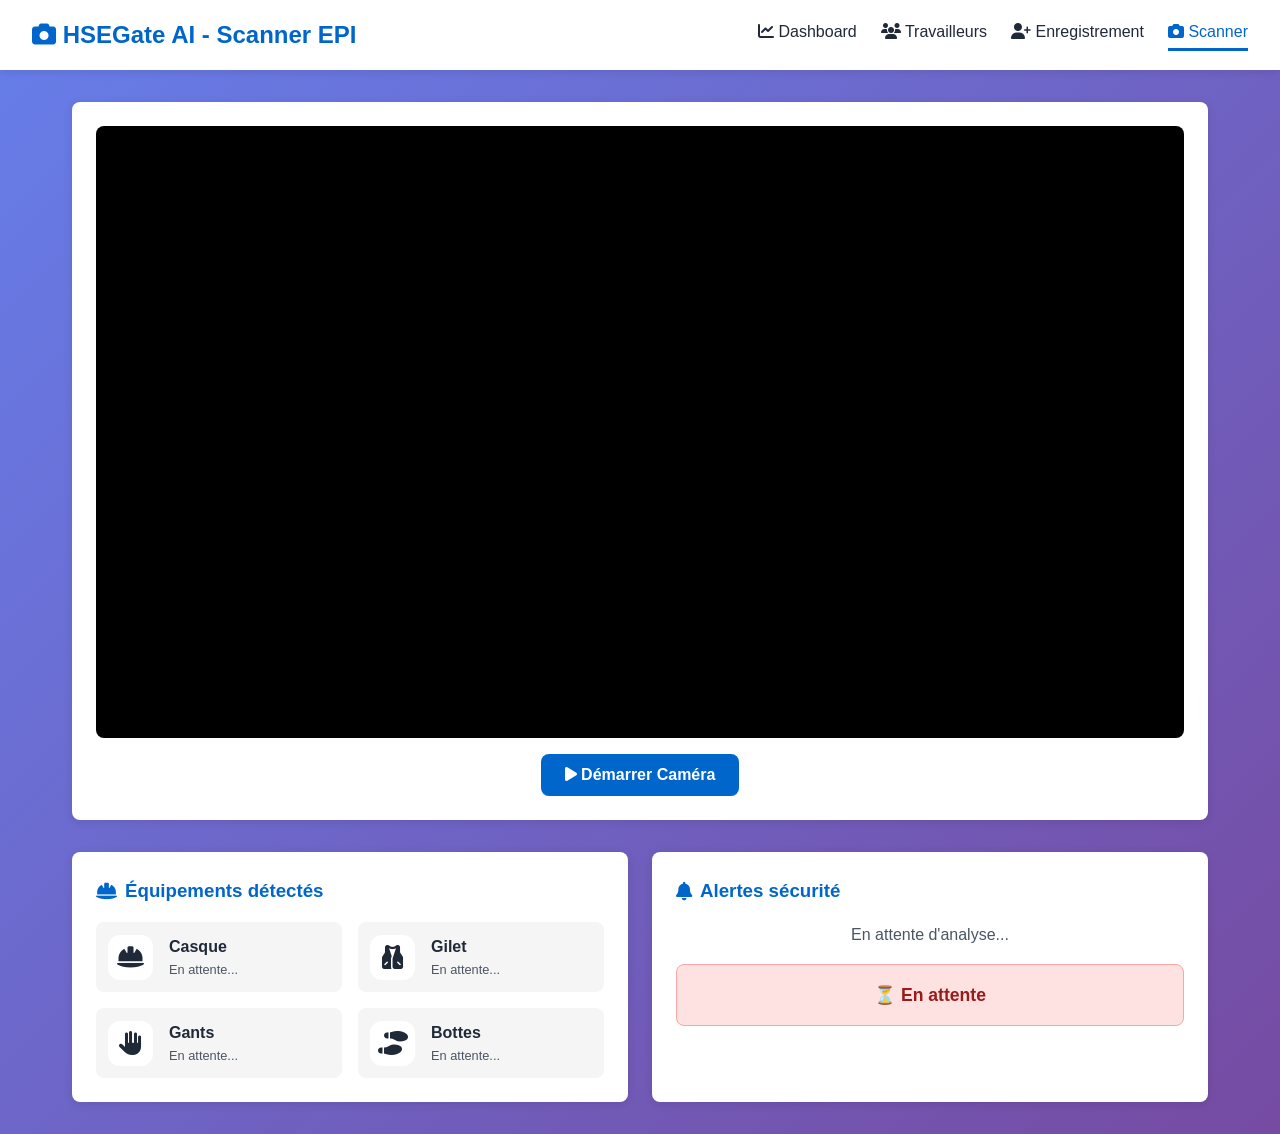
<file: scanner.html>
<!DOCTYPE html>
<html lang="fr">
<head>
    <meta charset="UTF-8">
    <meta name="viewport" content="width=device-width, initial-scale=1.0, user-scalable=no">
    <title>HSEGate AI - Scanner EPI temps réel</title>
    <link rel="stylesheet" href="css/style.css">
    <link rel="stylesheet" href="https://cdnjs.cloudflare.com/ajax/libs/font-awesome/6.5.1/css/all.min.css">
    <style>
        /* Styles spécifiques au scanner */
        .scanner-container {
            max-width: 1200px;
            margin: 0 auto;
        }

        .camera-section {
            background: white;
            border-radius: var(--border-radius);
            padding: 1.5rem;
            box-shadow: var(--shadow);
            margin-bottom: 2rem;
        }

        .video-wrapper {
            position: relative;
            background: #000;
            border-radius: var(--border-radius);
            overflow: hidden;
            aspect-ratio: 16/9;
        }

        #video {
            width: 100%;
            height: 100%;
            object-fit: cover;
        }

        .camera-controls {
            display: flex;
            gap: 1rem;
            margin-top: 1rem;
            justify-content: center;
            flex-wrap: wrap;
        }

        .results-grid {
            display: grid;
            grid-template-columns: 1fr 1fr;
            gap: 1.5rem;
        }

        .result-card {
            background: white;
            border-radius: var(--border-radius);
            padding: 1.5rem;
            box-shadow: var(--shadow);
        }

        .result-card h3 {
            margin-bottom: 1rem;
            color: var(--primary-color);
            display: flex;
            align-items: center;
            gap: 0.5rem;
        }

        .ppe-status-grid {
            display: grid;
            grid-template-columns: repeat(2, 1fr);
            gap: 1rem;
        }

        .ppe-status-item {
            display: flex;
            align-items: center;
            gap: 1rem;
            padding: 0.75rem;
            border-radius: var(--border-radius);
            background: var(--light-gray);
            transition: all 0.3s;
        }

        .ppe-status-item.compliant {
            background: #dcfce7;
            border-left: 4px solid var(--success-color);
        }

        .ppe-status-item.missing {
            background: #fee2e2;
            border-left: 4px solid var(--danger-color);
        }

        .ppe-icon {
            width: 45px;
            height: 45px;
            background: white;
            border-radius: 12px;
            display: flex;
            align-items: center;
            justify-content: center;
            font-size: 1.5rem;
        }

        .ppe-info {
            flex: 1;
        }

        .ppe-name {
            font-weight: 600;
        }

        .ppe-status {
            font-size: 0.8rem;
            color: var(--dark-gray);
        }

        .alerts-list {
            max-height: 300px;
            overflow-y: auto;
        }

        .alert-item {
            background: #fee2e2;
            padding: 0.75rem;
            border-radius: var(--border-radius);
            margin-bottom: 0.5rem;
            border-left: 4px solid var(--danger-color);
            font-size: 0.9rem;
        }

        .access-decision {
            margin-top: 1rem;
            padding: 1rem;
            border-radius: var(--border-radius);
            text-align: center;
            font-weight: 600;
            font-size: 1.1rem;
        }

        .access-granted {
            background: #dcfce7;
            color: #166534;
            border: 1px solid #86efac;
        }

        .access-denied {
            background: #fee2e2;
            color: #991b1b;
            border: 1px solid #fca5a5;
        }

        .live-badge {
            display: inline-flex;
            align-items: center;
            gap: 0.5rem;
            padding: 0.25rem 0.75rem;
            border-radius: 50px;
            font-size: 0.75rem;
            font-weight: 600;
        }

        .live-badge.active {
            background: #dcfce7;
            color: #166534;
        }

        .live-badge.inactive {
            background: #fee2e2;
            color: #991b1b;
        }

        @media (max-width: 768px) {
            .results-grid {
                grid-template-columns: 1fr;
            }
            .ppe-status-grid {
                grid-template-columns: 1fr;
            }
        }
    </style>
</head>
<body>
    <div class="container">
        <nav class="navbar">
            <div class="navbar-brand">
                <h1><i class="fas fa-camera"></i> HSEGate AI - Scanner EPI</h1>
            </div>
            <div class="navbar-menu">
                <a href="index.html" class="nav-link">
                    <i class="fas fa-chart-line"></i> Dashboard
                </a>
                <a href="workers.html" class="nav-link">
                    <i class="fas fa-users"></i> Travailleurs
                </a>
                <a href="register.html" class="nav-link">
                    <i class="fas fa-user-plus"></i> Enregistrement
                </a>
                <a href="scanner.html" class="nav-link active">
                    <i class="fas fa-camera"></i> Scanner
                </a>
            </div>
        </nav>

        <main class="main-content">
            <div class="scanner-container">
                <div class="camera-section">
                    <div class="video-wrapper">
                        <video id="video" autoplay playsinline></video>
                    </div>
                    <div class="camera-controls">
                        <button id="startCameraBtn" class="btn btn-primary" onclick="startCamera()">
                            <i class="fas fa-play"></i> Démarrer Caméra
                        </button>
                        <button id="captureBtn" class="btn btn-success" onclick="captureAndAnalyze()" style="display:none;">
                            <i class="fas fa-camera"></i> Analyser
                        </button>
                        <button id="stopCameraBtn" class="btn btn-danger" onclick="stopCamera()" style="display:none;">
                            <i class="fas fa-stop"></i> Arrêter
                        </button>
                    </div>
                </div>

                <div class="results-grid">
                    <!-- Statut EPI -->
                    <div class="result-card">
                        <h3><i class="fas fa-helmet-safety"></i> Équipements détectés</h3>
                        <div id="ppeStatusGrid" class="ppe-status-grid">
                            <div class="ppe-status-item">
                                <div class="ppe-icon"><i class="fas fa-helmet-safety"></i></div>
                                <div class="ppe-info">
                                    <div class="ppe-name">Casque</div>
                                    <div class="ppe-status" id="status-helmet">En attente...</div>
                                </div>
                            </div>
                            <div class="ppe-status-item">
                                <div class="ppe-icon"><i class="fas fa-vest"></i></div>
                                <div class="ppe-info">
                                    <div class="ppe-name">Gilet</div>
                                    <div class="ppe-status" id="status-vest">En attente...</div>
                                </div>
                            </div>
                            <div class="ppe-status-item">
                                <div class="ppe-icon"><i class="fas fa-hand-paper"></i></div>
                                <div class="ppe-info">
                                    <div class="ppe-name">Gants</div>
                                    <div class="ppe-status" id="status-gloves">En attente...</div>
                                </div>
                            </div>
                            <div class="ppe-status-item">
                                <div class="ppe-icon"><i class="fas fa-shoe-prints"></i></div>
                                <div class="ppe-info">
                                    <div class="ppe-name">Bottes</div>
                                    <div class="ppe-status" id="status-boots">En attente...</div>
                                </div>
                            </div>
                        </div>
                    </div>

                    <!-- Alertes -->
                    <div class="result-card">
                        <h3><i class="fas fa-bell"></i> Alertes sécurité</h3>
                        <div id="alertsList" class="alerts-list">
                            <p style="text-align: center; color: var(--dark-gray);">En attente d'analyse...</p>
                        </div>
                        <div id="accessDecision" class="access-decision access-denied">
                            <span id="accessText">⏳ En attente</span>
                        </div>
                    </div>
                </div>
            </div>
        </main>
    </div>

    <script src="js/api.js"></script>
    <script>
        const API_BASE = 'http://localhost:8000/api/v1';
        let stream = null;
        let video = null;
        let isAnalyzing = false;
        let autoInterval = null;

        // Démarrer la caméra
        async function startCamera() {
            video = document.getElementById('video');
            try {
                stream = await navigator.mediaDevices.getUserMedia({ video: true });
                video.srcObject = stream;
                await video.play();
                
                document.getElementById('startCameraBtn').style.display = 'none';
                document.getElementById('captureBtn').style.display = 'inline-flex';
                document.getElementById('stopCameraBtn').style.display = 'inline-flex';
                
                // Démarrer l'analyse automatique
                startAutoAnalysis();
            } catch (error) {
                console.error('Camera error:', error);
                alert('Impossible d\'accéder à la caméra');
            }
        }

        // Arrêter la caméra
        function stopCamera() {
            if (stream) {
                stream.getTracks().forEach(track => track.stop());
                stream = null;
            }
            if (video) {
                video.srcObject = null;
            }
            if (autoInterval) {
                clearInterval(autoInterval);
                autoInterval = null;
            }
            document.getElementById('startCameraBtn').style.display = 'inline-flex';
            document.getElementById('captureBtn').style.display = 'none';
            document.getElementById('stopCameraBtn').style.display = 'none';
        }

        // Analyse automatique périodique
        function startAutoAnalysis() {
            if (autoInterval) clearInterval(autoInterval);
            autoInterval = setInterval(() => {
                if (stream && video && video.videoWidth && !isAnalyzing) {
                    captureAndAnalyze();
                }
            }, 3000);
        }

        // Capturer et analyser
        async function captureAndAnalyze() {
            if (!video || !video.videoWidth || isAnalyzing) return;
            
            isAnalyzing = true;
            
            try {
                // Capturer l'image
                const canvas = document.createElement('canvas');
                canvas.width = video.videoWidth;
                canvas.height = video.videoHeight;
                const ctx = canvas.getContext('2d');
                ctx.drawImage(video, 0, 0, canvas.width, canvas.height);
                
                // Convertir en blob
                const blob = await new Promise(resolve => canvas.toBlob(resolve, 'image/jpeg', 0.8));
                const formData = new FormData();
                formData.append('file', blob, 'capture.jpg');
                
                // S'assurer d'être authentifié
                await api.ensureAuthenticated();
                
                // Appeler l'API PPE
                const response = await fetch(`${API_BASE}/ppe/detect`, {
                    method: 'POST',
                    headers: { 'Authorization': `Bearer ${api.token}` },
                    body: formData
                });
                
                if (response.ok) {
                    const result = await response.json();
                    updateUI(result);
                }
            } catch (error) {
                console.error('Analysis error:', error);
            } finally {
                isAnalyzing = false;
            }
        }

        // Mettre à jour l'interface
        function updateUI(result) {
            // Mettre à jour les statuts EPI
            const ppeStatus = result.ppe_status || {};
            
            updatePpeItem('helmet', ppeStatus.helmet, 'Casque');
            updatePpeItem('vest', ppeStatus.vest, 'Gilet');
            updatePpeItem('gloves', ppeStatus.gloves, 'Gants');
            updatePpeItem('boots', ppeStatus.boots, 'Bottes');
            
            // Mettre à jour les alertes
            const alertsDiv = document.getElementById('alertsList');
            if (result.missing_ppe && result.missing_ppe.length > 0) {
                alertsDiv.innerHTML = result.missing_ppe.map(missing => `
                    <div class="alert-item">
                        <i class="fas fa-exclamation-triangle"></i>
                        ⚠️ ${getPpeName(missing)} manquant
                    </div>
                `).join('');
            } else {
                alertsDiv.innerHTML = '<div class="alert-item" style="background: #dcfce7; border-left-color: #16a34a;"><i class="fas fa-check-circle"></i> ✅ Tous les EPI sont présents</div>';
            }
            
            // Décision d'accès
            const accessDiv = document.getElementById('accessDecision');
            const accessText = document.getElementById('accessText');
            
            if (result.compliant) {
                accessDiv.className = 'access-decision access-granted';
                accessText.innerHTML = '<i class="fas fa-check-circle"></i> ACCÈS AUTORISÉ - EPI conformes';
            } else {
                accessDiv.className = 'access-decision access-denied';
                accessText.innerHTML = '<i class="fas fa-ban"></i> ACCÈS REFUSÉ - EPI non conformes';
            }
        }

        function updatePpeItem(id, detected, name) {
            const element = document.getElementById(`status-${id}`).parentElement.parentElement;
            if (detected) {
                element.classList.add('compliant');
                element.classList.remove('missing');
                document.getElementById(`status-${id}`).innerHTML = '✅ Détecté';
            } else {
                element.classList.add('missing');
                element.classList.remove('compliant');
                document.getElementById(`status-${id}`).innerHTML = '❌ Non détecté';
            }
        }

        function getPpeName(key) {
            const names = {
                'Hard_hat': 'Casque', 'helmet': 'Casque',
                'Vest': 'Gilet', 'vest': 'Gilet',
                'Gloves': 'Gants', 'gloves': 'Gants',
                'Safety_boots': 'Bottes', 'boots': 'Bottes'
            };
            return names[key] || key;
        }
    </script>
</body>
</html>
</file>
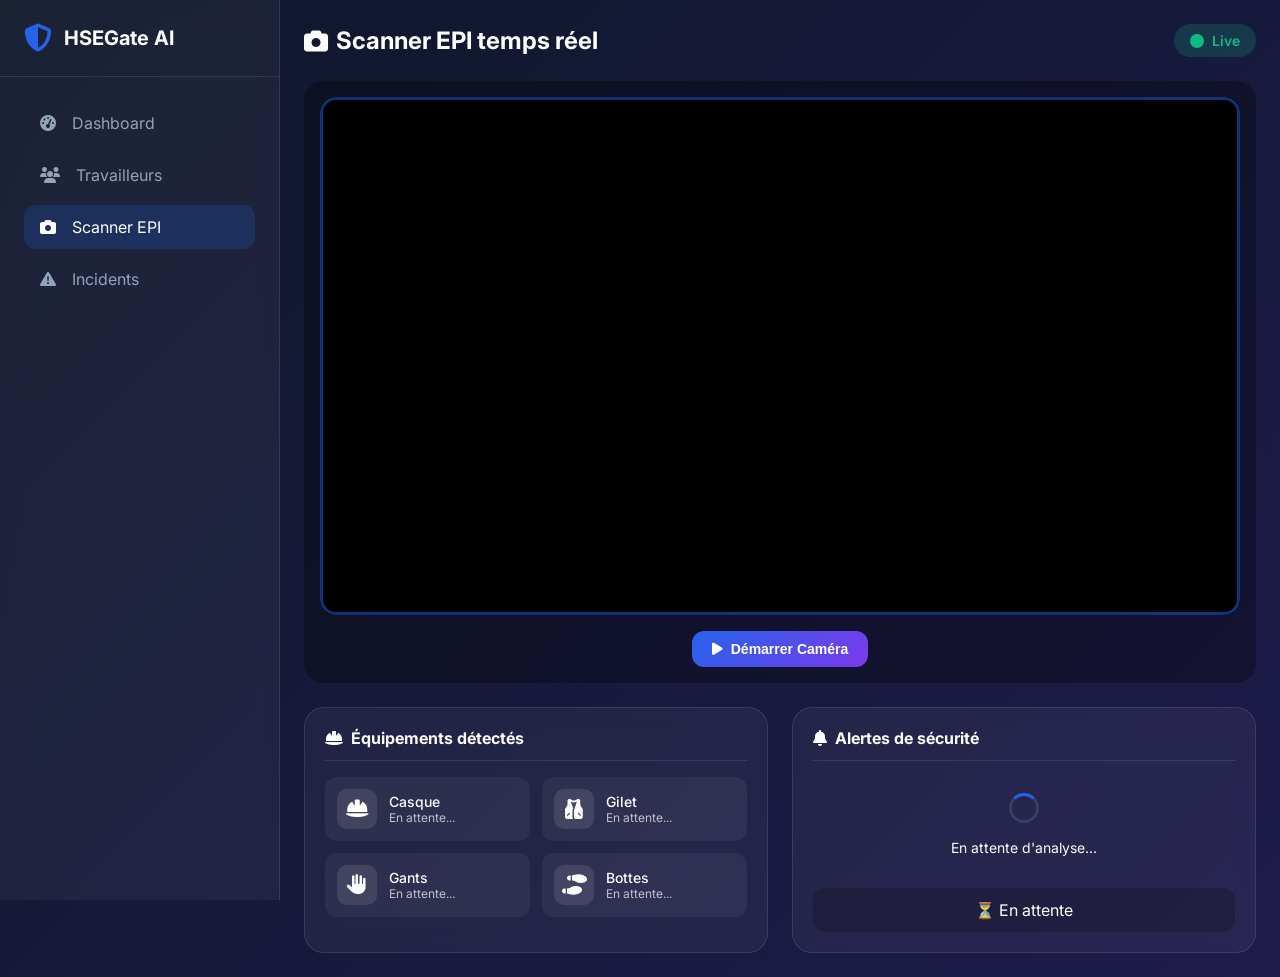
<file: test.html>
<!DOCTYPE html>
<html lang="fr">
<head>
    <meta charset="UTF-8">
    <meta name="viewport" content="width=device-width, initial-scale=1.0, user-scalable=no">
    <title>HSEGate AI - Scanner EPI temps réel</title>
    <link rel="stylesheet" href="https://cdnjs.cloudflare.com/ajax/libs/font-awesome/6.5.1/css/all.min.css">
    <link href="https://fonts.googleapis.com/css2?family=Inter:wght@300;400;500;600;700;800&display=swap" rel="stylesheet">
    <style>
        * {
            margin: 0;
            padding: 0;
            box-sizing: border-box;
        }

        :root {
            --primary: #2563eb;
            --primary-dark: #1d4ed8;
            --secondary: #7c3aed;
            --success: #10b981;
            --danger: #ef4444;
            --warning: #f59e0b;
            --dark: #0f172a;
            --gray: #64748b;
            --light: #f8fafc;
        }

        body {
            font-family: 'Inter', sans-serif;
            background: linear-gradient(135deg, #0f172a 0%, #1e1b4b 100%);
            min-height: 100vh;
            color: white;
        }

        /* Layout */
        .app-container {
            display: flex;
            min-height: 100vh;
        }

        /* Sidebar */
        .sidebar {
            width: 280px;
            background: rgba(255, 255, 255, 0.05);
            backdrop-filter: blur(10px);
            border-right: 1px solid rgba(255, 255, 255, 0.1);
            display: flex;
            flex-direction: column;
            position: fixed;
            height: 100vh;
        }

        .sidebar-header {
            padding: 1.5rem;
            border-bottom: 1px solid rgba(255, 255, 255, 0.1);
        }

        .logo {
            display: flex;
            align-items: center;
            gap: 0.75rem;
            font-size: 1.25rem;
            font-weight: 700;
        }

        .logo i {
            font-size: 1.75rem;
            color: var(--primary);
        }

        .nav-menu {
            flex: 1;
            padding: 1.5rem;
        }

        .nav-item {
            display: flex;
            align-items: center;
            gap: 1rem;
            padding: 0.75rem 1rem;
            margin-bottom: 0.5rem;
            border-radius: 12px;
            color: #94a3b8;
            text-decoration: none;
            transition: all 0.3s;
        }

        .nav-item:hover, .nav-item.active {
            background: rgba(37, 99, 235, 0.2);
            color: white;
        }

        /* Main Content */
        .main-content {
            flex: 1;
            margin-left: 280px;
            padding: 1.5rem;
        }

        /* Header */
        .page-header {
            display: flex;
            justify-content: space-between;
            align-items: center;
            margin-bottom: 1.5rem;
            flex-wrap: wrap;
            gap: 1rem;
        }

        .page-header h1 {
            font-size: 1.5rem;
            display: flex;
            align-items: center;
            gap: 0.5rem;
        }

        /* Camera Container */
        .camera-container {
            background: rgba(0, 0, 0, 0.3);
            border-radius: 20px;
            padding: 1rem;
            margin-bottom: 1.5rem;
        }

        .video-wrapper {
            position: relative;
            border-radius: 16px;
            overflow: hidden;
            background: #000;
            aspect-ratio: 16/9;
        }

        #video {
            width: 100%;
            height: 100%;
            object-fit: cover;
        }

        .camera-overlay {
            position: absolute;
            top: 0;
            left: 0;
            width: 100%;
            height: 100%;
            border: 3px solid rgba(37, 99, 235, 0.5);
            border-radius: 16px;
            pointer-events: none;
        }

        .camera-controls {
            display: flex;
            gap: 1rem;
            margin-top: 1rem;
            justify-content: center;
        }

        /* Detection Results */
        .results-panel {
            display: grid;
            grid-template-columns: 1fr 1fr;
            gap: 1.5rem;
        }

        .result-card {
            background: rgba(255, 255, 255, 0.05);
            backdrop-filter: blur(10px);
            border-radius: 20px;
            padding: 1.25rem;
            border: 1px solid rgba(255, 255, 255, 0.1);
        }

        .result-card h3 {
            font-size: 1rem;
            margin-bottom: 1rem;
            display: flex;
            align-items: center;
            gap: 0.5rem;
            padding-bottom: 0.75rem;
            border-bottom: 1px solid rgba(255, 255, 255, 0.1);
        }

        /* PPE Status Grid */
        .ppe-grid {
            display: grid;
            grid-template-columns: repeat(2, 1fr);
            gap: 0.75rem;
        }

        .ppe-item {
            background: rgba(255, 255, 255, 0.05);
            border-radius: 12px;
            padding: 0.75rem;
            display: flex;
            align-items: center;
            gap: 0.75rem;
            transition: all 0.3s;
        }

        .ppe-item.compliant {
            background: rgba(16, 185, 129, 0.2);
            border-left: 3px solid var(--success);
        }

        .ppe-item.missing {
            background: rgba(239, 68, 68, 0.2);
            border-left: 3px solid var(--danger);
        }

        .ppe-icon {
            width: 40px;
            height: 40px;
            background: rgba(255, 255, 255, 0.1);
            border-radius: 10px;
            display: flex;
            align-items: center;
            justify-content: center;
            font-size: 1.25rem;
        }

        .ppe-info {
            flex: 1;
        }

        .ppe-name {
            font-size: 0.875rem;
            font-weight: 500;
        }

        .ppe-status {
            font-size: 0.75rem;
            opacity: 0.7;
        }

        /* Alerts List */
        .alerts-list {
            max-height: 300px;
            overflow-y: auto;
        }

        .alert-item {
            background: rgba(239, 68, 68, 0.15);
            border-left: 3px solid var(--danger);
            padding: 0.75rem;
            border-radius: 10px;
            margin-bottom: 0.5rem;
            font-size: 0.875rem;
        }

        /* Buttons */
        .btn {
            padding: 0.625rem 1.25rem;
            border-radius: 12px;
            font-weight: 600;
            cursor: pointer;
            transition: all 0.3s;
            border: none;
            font-size: 0.875rem;
            display: inline-flex;
            align-items: center;
            gap: 0.5rem;
        }

        .btn-primary {
            background: linear-gradient(135deg, var(--primary), var(--secondary));
            color: white;
        }

        .btn-primary:hover {
            transform: translateY(-2px);
            filter: brightness(1.05);
        }

        .btn-danger {
            background: var(--danger);
            color: white;
        }

        .btn-success {
            background: var(--success);
            color: white;
        }

        /* Status Badge */
        .status-badge {
            display: inline-flex;
            align-items: center;
            gap: 0.5rem;
            padding: 0.5rem 1rem;
            border-radius: 50px;
            font-size: 0.875rem;
            font-weight: 600;
        }

        .status-badge.success {
            background: rgba(16, 185, 129, 0.2);
            color: #10b981;
        }

        .status-badge.danger {
            background: rgba(239, 68, 68, 0.2);
            color: #ef4444;
        }

        /* Loading */
        .loading-spinner {
            text-align: center;
            padding: 2rem;
        }

        .spinner {
            width: 40px;
            height: 40px;
            border: 3px solid rgba(255, 255, 255, 0.1);
            border-top-color: var(--primary);
            border-radius: 50%;
            animation: spin 1s linear infinite;
            margin: 0 auto 1rem;
        }

        @keyframes spin {
            to { transform: rotate(360deg); }
        }

        /* Responsive */
        @media (max-width: 1024px) {
            .results-panel {
                grid-template-columns: 1fr;
            }
        }

        @media (max-width: 768px) {
            .sidebar {
                transform: translateX(-100%);
                position: fixed;
                z-index: 100;
            }
            .main-content {
                margin-left: 0;
                padding: 1rem;
            }
            .ppe-grid {
                grid-template-columns: 1fr;
            }
        }

        /* Scrollbar */
        ::-webkit-scrollbar {
            width: 6px;
        }
        ::-webkit-scrollbar-track {
            background: rgba(255, 255, 255, 0.1);
            border-radius: 10px;
        }
        ::-webkit-scrollbar-thumb {
            background: var(--primary);
            border-radius: 10px;
        }
    </style>
</head>
<body>
    <div class="app-container">
        <!-- Sidebar -->
        <aside class="sidebar">
            <div class="sidebar-header">
                <div class="logo">
                    <i class="fas fa-shield-alt"></i>
                    <span>HSEGate AI</span>
                </div>
            </div>
            <nav class="nav-menu">
                <a href="index.html" class="nav-item">
                    <i class="fas fa-tachometer-alt"></i> Dashboard
                </a>
                <a href="workers.html" class="nav-item">
                    <i class="fas fa-users"></i> Travailleurs
                </a>
                <a href="camera_scanner.html" class="nav-item active">
                    <i class="fas fa-camera"></i> Scanner EPI
                </a>
                <a href="incidents.html" class="nav-item">
                    <i class="fas fa-exclamation-triangle"></i> Incidents
                </a>
            </nav>
        </aside>

        <!-- Main Content -->
        <main class="main-content">
            <div class="page-header">
                <h1><i class="fas fa-camera"></i> Scanner EPI temps réel</h1>
                <div id="liveStatus" class="status-badge success">
                    <i class="fas fa-circle"></i> Live
                </div>
            </div>

            <!-- Camera Section -->
            <div class="camera-container">
                <div class="video-wrapper">
                    <video id="video" autoplay playsinline></video>
                    <div class="camera-overlay"></div>
                </div>
                <div class="camera-controls">
                    <button id="startCameraBtn" class="btn btn-primary" onclick="startCamera()">
                        <i class="fas fa-play"></i> Démarrer Caméra
                    </button>
                    <button id="captureBtn" class="btn btn-success" onclick="captureAndAnalyze()" style="display:none;">
                        <i class="fas fa-camera"></i> Analyser
                    </button>
                    <button id="stopCameraBtn" class="btn btn-danger" onclick="stopCamera()" style="display:none;">
                        <i class="fas fa-stop"></i> Arrêter
                    </button>
                </div>
            </div>

            <!-- Results Panel -->
            <div class="results-panel">
                <!-- PPE Status Card -->
                <div class="result-card">
                    <h3><i class="fas fa-helmet-safety"></i> Équipements détectés</h3>
                    <div id="ppeStatusGrid" class="ppe-grid">
                        <div class="ppe-item">
                            <div class="ppe-icon"><i class="fas fa-helmet-safety"></i></div>
                            <div class="ppe-info">
                                <div class="ppe-name">Casque</div>
                                <div class="ppe-status">En attente...</div>
                            </div>
                        </div>
                        <div class="ppe-item">
                            <div class="ppe-icon"><i class="fas fa-vest"></i></div>
                            <div class="ppe-info">
                                <div class="ppe-name">Gilet</div>
                                <div class="ppe-status">En attente...</div>
                            </div>
                        </div>
                        <div class="ppe-item">
                            <div class="ppe-icon"><i class="fas fa-hand-paper"></i></div>
                            <div class="ppe-info">
                                <div class="ppe-name">Gants</div>
                                <div class="ppe-status">En attente...</div>
                            </div>
                        </div>
                        <div class="ppe-item">
                            <div class="ppe-icon"><i class="fas fa-shoe-prints"></i></div>
                            <div class="ppe-info">
                                <div class="ppe-name">Bottes</div>
                                <div class="ppe-status">En attente...</div>
                            </div>
                        </div>
                    </div>
                </div>

                <!-- Alerts Card -->
                <div class="result-card">
                    <h3><i class="fas fa-bell"></i> Alertes de sécurité</h3>
                    <div id="alertsList" class="alerts-list">
                        <div class="loading-spinner" style="padding: 1rem;">
                            <div class="spinner" style="width: 30px; height: 30px;"></div>
                            <p style="font-size: 0.875rem;">En attente d'analyse...</p>
                        </div>
                    </div>
                    <div id="accessDecision" style="margin-top: 1rem; text-align: center; padding: 0.75rem; border-radius: 12px; background: rgba(0,0,0,0.2);">
                        <span id="accessText">⏳ En attente</span>
                    </div>
                </div>
            </div>
        </main>
    </div>

    <script>
        let stream = null;
        let video = null;
        let isAnalyzing = false;

        // Configuration
        const API_BASE = 'http://localhost:8000/api/v1';
        const ADMIN_EMAIL = 'admin@hsegate.com';
        const ADMIN_PASSWORD = 'admin123';

        let authToken = null;

        // Authentification
        async function authenticate() {
            try {
                const response = await fetch(`${API_BASE}/auth/login`, {
                    method: 'POST',
                    headers: { 'Content-Type': 'application/json' },
                    body: JSON.stringify({ email: ADMIN_EMAIL, password: ADMIN_PASSWORD })
                });
                if (response.ok) {
                    const data = await response.json();
                    authToken = data.access_token;
                    console.log('✅ Authentifié');
                    return true;
                }
                return false;
            } catch (error) {
                console.error('❌ Auth error:', error);
                return false;
            }
        }

        // Démarrer la caméra
        async function startCamera() {
            video = document.getElementById('video');
            try {
                stream = await navigator.mediaDevices.getUserMedia({ video: true });
                video.srcObject = stream;
                await video.play();
                
                document.getElementById('startCameraBtn').style.display = 'none';
                document.getElementById('captureBtn').style.display = 'inline-flex';
                document.getElementById('stopCameraBtn').style.display = 'inline-flex';
                
                updateLiveStatus('active', 'Caméra active');
            } catch (error) {
                console.error('Camera error:', error);
                updateLiveStatus('error', 'Erreur caméra');
            }
        }

        // Arrêter la caméra
        function stopCamera() {
            if (stream) {
                stream.getTracks().forEach(track => track.stop());
                stream = null;
            }
            if (video) {
                video.srcObject = null;
            }
            document.getElementById('startCameraBtn').style.display = 'inline-flex';
            document.getElementById('captureBtn').style.display = 'none';
            document.getElementById('stopCameraBtn').style.display = 'none';
            updateLiveStatus('inactive', 'Caméra arrêtée');
        }

        // Capturer et analyser
        async function captureAndAnalyze() {
            if (!video || !video.videoWidth || isAnalyzing) return;
            
            isAnalyzing = true;
            updateLiveStatus('analyzing', 'Analyse en cours...');
            
            try {
                // Capturer l'image
                const canvas = document.createElement('canvas');
                canvas.width = video.videoWidth;
                canvas.height = video.videoHeight;
                const ctx = canvas.getContext('2d');
                ctx.drawImage(video, 0, 0, canvas.width, canvas.height);
                
                // Convertir en base64
                const imageData = canvas.toDataURL('image/jpeg', 0.8);
                const base64Image = imageData.split(',')[1];
                
                // Envoyer à l'API
                if (!authToken) await authenticate();
                
                const blob = await (await fetch(imageData)).blob();
                const formData = new FormData();
                formData.append('file', blob, 'capture.jpg');
                
                const response = await fetch(`${API_BASE}/ppe/detect`, {
                    method: 'POST',
                    headers: { 'Authorization': `Bearer ${authToken}` },
                    body: formData
                });
                
                if (response.ok) {
                    const result = await response.json();
                    updateUI(result);
                } else {
                    console.error('API error:', response.status);
                }
            } catch (error) {
                console.error('Analysis error:', error);
            } finally {
                isAnalyzing = false;
                updateLiveStatus('active', 'Prêt');
            }
        }

        // Mettre à jour l'interface
        function updateUI(result) {
            // Mettre à jour les EPI
            const ppeItems = ['helmet', 'vest', 'gloves', 'boots'];
            ppeItems.forEach(item => {
                const element = document.querySelector(`.ppe-item .ppe-name:contains('${getPpeName(item)}')`)?.parentElement?.parentElement;
                if (element) {
                    const isDetected = result.ppe_status?.[item] || false;
                    element.classList.remove('compliant', 'missing');
                    element.classList.add(isDetected ? 'compliant' : 'missing');
                    const statusSpan = element.querySelector('.ppe-status');
                    if (statusSpan) {
                        statusSpan.textContent = isDetected ? '✅ Détecté' : '❌ Non détecté';
                    }
                }
            });
            
            // Mettre à jour les alertes
            const alertsDiv = document.getElementById('alertsList');
            if (result.missing_ppe && result.missing_ppe.length > 0) {
                alertsDiv.innerHTML = result.missing_ppe.map(missing => `
                    <div class="alert-item">
                        <i class="fas fa-exclamation-triangle"></i>
                        ⚠️ ${getPpeName(missing)} manquant
                    </div>
                `).join('');
            } else {
                alertsDiv.innerHTML = '<div class="alert-item" style="background: rgba(16,185,129,0.15); border-left-color: #10b981;"><i class="fas fa-check-circle"></i> ✅ Tous les EPI obligatoires sont présents</div>';
            }
            
            // Décision d'accès
            const accessDiv = document.getElementById('accessText');
            if (result.compliant) {
                accessDiv.innerHTML = '<i class="fas fa-check-circle"></i> ACCÈS AUTORISÉ - EPI conformes';
                document.getElementById('accessDecision').style.background = 'rgba(16,185,129,0.2)';
                document.getElementById('accessDecision').style.border = '1px solid #10b981';
            } else {
                accessDiv.innerHTML = '<i class="fas fa-ban"></i> ACCÈS REFUSÉ - EPI non conformes';
                document.getElementById('accessDecision').style.background = 'rgba(239,68,68,0.2)';
                document.getElementById('accessDecision').style.border = '1px solid #ef4444';
            }
        }

        function getPpeName(key) {
            const names = {
                'helmet': 'Casque', 'Hard_hat': 'Casque',
                'vest': 'Gilet', 'Vest': 'Gilet',
                'gloves': 'Gants', 'Gloves': 'Gants',
                'boots': 'Bottes', 'Safety_boots': 'Bottes'
            };
            return names[key] || key;
        }

        function updateLiveStatus(status, message) {
            const badge = document.getElementById('liveStatus');
            badge.innerHTML = `<i class="fas fa-circle"></i> ${message}`;
            badge.className = `status-badge ${status === 'active' ? 'success' : 'danger'}`;
        }

        // Analyse automatique périodique
        let autoInterval = null;
        
        function startAutoAnalysis() {
            if (autoInterval) clearInterval(autoInterval);
            autoInterval = setInterval(() => {
                if (stream && video && video.videoWidth && !isAnalyzing) {
                    captureAndAnalyze();
                }
            }, 3000);
        }
        
        // Initialisation
        document.addEventListener('DOMContentLoaded', async () => {
            await authenticate();
            startAutoAnalysis();
        });
        
        // Nettoyage
        window.addEventListener('beforeunload', () => {
            if (autoInterval) clearInterval(autoInterval);
            stopCamera();
        });
    </script>
</body>
</html>
</file>
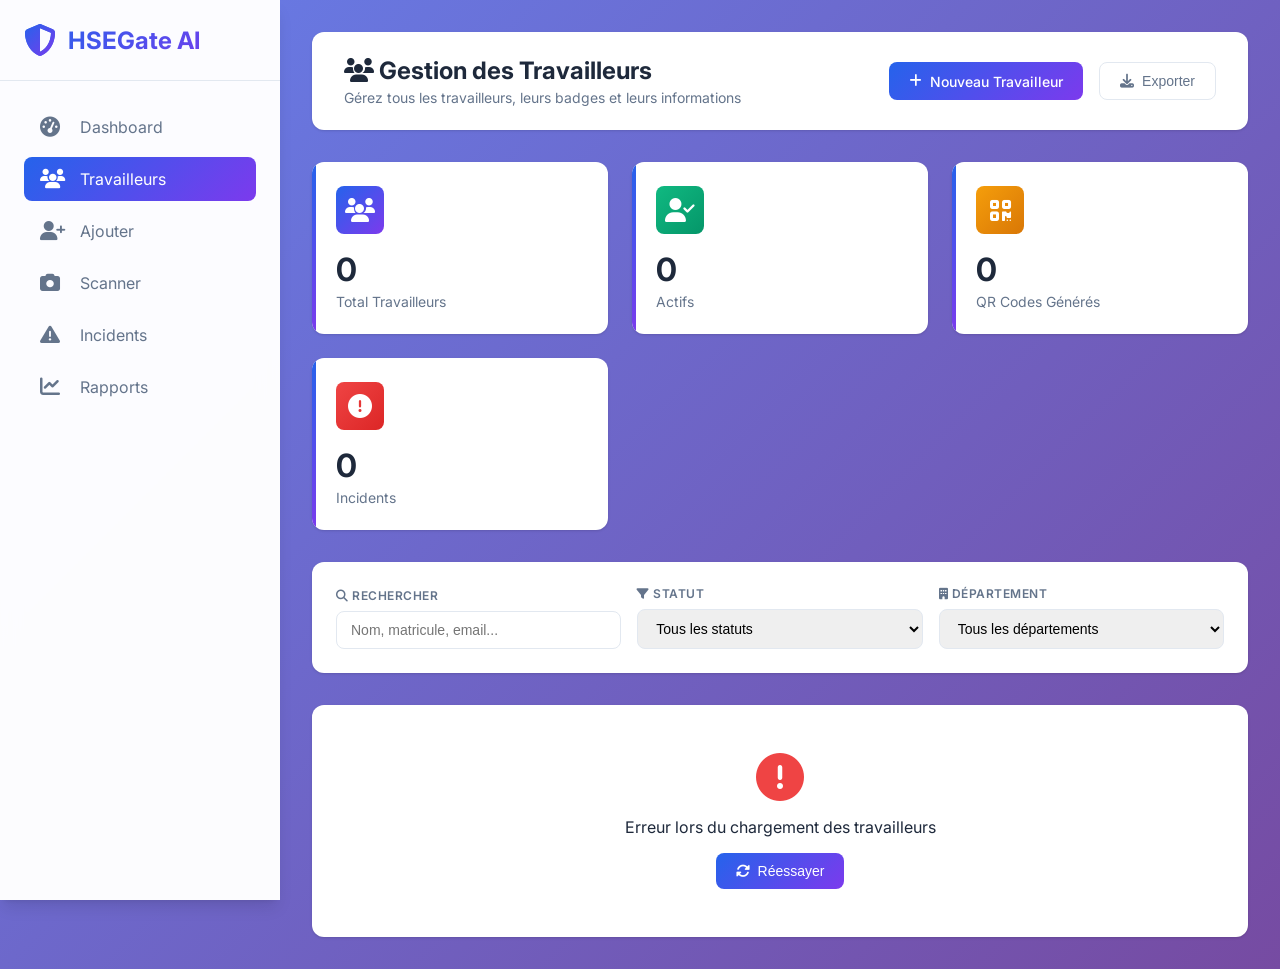
<file: workers.html>
<!DOCTYPE html>
<html lang="fr">
<head>
    <meta charset="UTF-8">
    <meta name="viewport" content="width=device-width, initial-scale=1.0">
    <title>HSEGate - Gestion des Travailleurs</title>
    <link rel="stylesheet" href="https://cdnjs.cloudflare.com/ajax/libs/font-awesome/6.4.0/css/all.min.css">
    <link href="https://fonts.googleapis.com/css2?family=Inter:ital,wght@0,300;0,400;0,500;0,600;0,700;1,400&display=swap" rel="stylesheet">
    <style>
        * {
            margin: 0;
            padding: 0;
            box-sizing: border-box;
        }

        :root {
            --primary: #2563eb;
            --primary-dark: #1d4ed8;
            --secondary: #7c3aed;
            --success: #10b981;
            --danger: #ef4444;
            --warning: #f59e0b;
            --info: #3b82f6;
            --dark: #1e293b;
            --gray: #64748b;
            --light: #f8fafc;
            --border: #e2e8f0;
            --shadow-sm: 0 1px 2px 0 rgb(0 0 0 / 0.05);
            --shadow: 0 1px 3px 0 rgb(0 0 0 / 0.1), 0 1px 2px -1px rgb(0 0 0 / 0.1);
            --shadow-lg: 0 10px 15px -3px rgb(0 0 0 / 0.1), 0 4px 6px -4px rgb(0 0 0 / 0.1);
            --radius: 12px;
            --radius-sm: 8px;
        }

        body {
            font-family: 'Inter', sans-serif;
            background: linear-gradient(135deg, #667eea 0%, #764ba2 100%);
            min-height: 100vh;
            color: var(--dark);
        }

        /* ==================== LAYOUT ==================== */
        .app-container {
            display: flex;
            min-height: 100vh;
        }

        /* ==================== SIDEBAR ==================== */
        .sidebar {
            width: 280px;
            background: rgba(255, 255, 255, 0.98);
            backdrop-filter: blur(10px);
            box-shadow: var(--shadow-lg);
            display: flex;
            flex-direction: column;
            position: fixed;
            height: 100vh;
            overflow-y: auto;
            transition: all 0.3s ease;
            z-index: 100;
        }

        .sidebar-header {
            padding: 1.5rem;
            border-bottom: 1px solid var(--border);
        }

        .logo {
            display: flex;
            align-items: center;
            gap: 0.75rem;
            font-size: 1.5rem;
            font-weight: 700;
            background: linear-gradient(135deg, var(--primary), var(--secondary));
            -webkit-background-clip: text;
            background-clip: text;
            color: transparent;
        }

        .logo i {
            font-size: 2rem;
            background: linear-gradient(135deg, var(--primary), var(--secondary));
            -webkit-background-clip: text;
            background-clip: text;
            color: transparent;
        }

        .nav-menu {
            flex: 1;
            padding: 1.5rem;
        }

        .nav-item {
            display: flex;
            align-items: center;
            gap: 1rem;
            padding: 0.75rem 1rem;
            margin-bottom: 0.5rem;
            border-radius: var(--radius-sm);
            color: var(--gray);
            text-decoration: none;
            transition: all 0.3s ease;
        }

        .nav-item:hover {
            background: var(--light);
            color: var(--primary);
        }

        .nav-item.active {
            background: linear-gradient(135deg, var(--primary), var(--secondary));
            color: white;
        }

        .nav-item i {
            width: 24px;
            font-size: 1.25rem;
        }

        /* ==================== MAIN CONTENT ==================== */
        .main-content {
            flex: 1;
            margin-left: 280px;
            padding: 2rem;
        }

        /* ==================== HEADER ==================== */
        .page-header {
            background: white;
            border-radius: var(--radius);
            padding: 1.5rem 2rem;
            margin-bottom: 2rem;
            box-shadow: var(--shadow);
            display: flex;
            justify-content: space-between;
            align-items: center;
            flex-wrap: wrap;
            gap: 1rem;
        }

        .page-title h1 {
            font-size: 1.5rem;
            color: var(--dark);
            margin-bottom: 0.25rem;
        }

        .page-title p {
            color: var(--gray);
            font-size: 0.875rem;
        }

        .header-actions {
            display: flex;
            gap: 1rem;
        }

        /* ==================== STATS CARDS ==================== */
        .stats-grid {
            display: grid;
            grid-template-columns: repeat(auto-fit, minmax(240px, 1fr));
            gap: 1.5rem;
            margin-bottom: 2rem;
        }

        .stat-card {
            background: white;
            border-radius: var(--radius);
            padding: 1.5rem;
            box-shadow: var(--shadow);
            transition: all 0.3s ease;
            position: relative;
            overflow: hidden;
        }

        .stat-card::before {
            content: '';
            position: absolute;
            top: 0;
            left: 0;
            width: 4px;
            height: 100%;
            background: linear-gradient(135deg, var(--primary), var(--secondary));
        }

        .stat-card:hover {
            transform: translateY(-4px);
            box-shadow: var(--shadow-lg);
        }

        .stat-icon {
            width: 48px;
            height: 48px;
            background: linear-gradient(135deg, var(--primary), var(--secondary));
            border-radius: var(--radius-sm);
            display: flex;
            align-items: center;
            justify-content: center;
            margin-bottom: 1rem;
        }

        .stat-icon i {
            font-size: 1.5rem;
            color: white;
        }

        .stat-value {
            font-size: 2rem;
            font-weight: 700;
            color: var(--dark);
            margin-bottom: 0.25rem;
        }

        .stat-label {
            color: var(--gray);
            font-size: 0.875rem;
        }

        /* ==================== FILTERS ==================== */
        .filters-card {
            background: white;
            border-radius: var(--radius);
            padding: 1.5rem;
            margin-bottom: 2rem;
            box-shadow: var(--shadow);
        }

        .filters-grid {
            display: flex;
            gap: 1rem;
            flex-wrap: wrap;
            align-items: flex-end;
        }

        .filter-group {
            flex: 1;
            min-width: 200px;
        }

        .filter-group label {
            display: block;
            font-size: 0.75rem;
            font-weight: 600;
            text-transform: uppercase;
            letter-spacing: 0.5px;
            color: var(--gray);
            margin-bottom: 0.5rem;
        }

        .filter-group input,
        .filter-group select {
            width: 100%;
            padding: 0.625rem 0.875rem;
            border: 1px solid var(--border);
            border-radius: var(--radius-sm);
            font-size: 0.875rem;
            transition: all 0.3s ease;
        }

        .filter-group input:focus,
        .filter-group select:focus {
            outline: none;
            border-color: var(--primary);
            box-shadow: 0 0 0 3px rgba(37, 99, 235, 0.1);
        }

        /* ==================== TABLE ==================== */
        .workers-table-container {
            background: white;
            border-radius: var(--radius);
            box-shadow: var(--shadow);
            overflow-x: auto;
        }

        .workers-table {
            width: 100%;
            border-collapse: collapse;
        }

        .workers-table thead {
            background: var(--light);
            border-bottom: 2px solid var(--border);
        }

        .workers-table th {
            padding: 1rem;
            text-align: left;
            font-size: 0.875rem;
            font-weight: 600;
            color: var(--gray);
            text-transform: uppercase;
            letter-spacing: 0.5px;
        }

        .workers-table td {
            padding: 1rem;
            border-bottom: 1px solid var(--border);
            font-size: 0.875rem;
        }

        .workers-table tbody tr:hover {
            background: var(--light);
        }

        /* Badge styles */
        .badge {
            display: inline-flex;
            align-items: center;
            gap: 0.375rem;
            padding: 0.25rem 0.625rem;
            border-radius: 9999px;
            font-size: 0.75rem;
            font-weight: 500;
        }

        .badge-active {
            background: #d1fae5;
            color: #065f46;
        }

        .badge-inactive {
            background: #fee2e2;
            color: #991b1b;
        }

        .badge-pending {
            background: #fef3c7;
            color: #92400e;
        }

        /* Action buttons */
        .action-buttons {
            display: flex;
            gap: 0.5rem;
        }

        .action-btn {
            padding: 0.375rem;
            border-radius: var(--radius-sm);
            border: none;
            cursor: pointer;
            transition: all 0.3s ease;
            background: transparent;
        }

        .action-btn.view {
            color: var(--info);
        }

        .action-btn.view:hover {
            background: #dbeafe;
        }

        .action-btn.edit {
            color: var(--warning);
        }

        .action-btn.edit:hover {
            background: #fed7aa;
        }

        .action-btn.delete {
            color: var(--danger);
        }

        .action-btn.delete:hover {
            background: #fee2e2;
        }

        /* ==================== MODAL ==================== */
        .modal {
            display: none;
            position: fixed;
            top: 0;
            left: 0;
            width: 100%;
            height: 100%;
            background: rgba(0, 0, 0, 0.5);
            backdrop-filter: blur(4px);
            z-index: 1000;
            align-items: center;
            justify-content: center;
        }

        .modal.active {
            display: flex;
            animation: fadeIn 0.3s ease;
        }

        .modal-content {
            background: white;
            border-radius: var(--radius);
            max-width: 800px;
            width: 90%;
            max-height: 90vh;
            overflow-y: auto;
            animation: slideUp 0.3s ease;
        }

        .modal-header {
            padding: 1.5rem;
            border-bottom: 1px solid var(--border);
            display: flex;
            justify-content: space-between;
            align-items: center;
            position: sticky;
            top: 0;
            background: white;
            z-index: 10;
        }

        .modal-header h2 {
            font-size: 1.25rem;
            color: var(--dark);
        }

        .modal-close {
            background: none;
            border: none;
            font-size: 1.5rem;
            cursor: pointer;
            color: var(--gray);
            transition: color 0.3s;
        }

        .modal-close:hover {
            color: var(--danger);
        }

        .modal-body {
            padding: 1.5rem;
        }

        .modal-footer {
            padding: 1rem 1.5rem;
            border-top: 1px solid var(--border);
            display: flex;
            justify-content: flex-end;
            gap: 1rem;
        }

        /* Worker details */
        .worker-profile-summary {
            display: flex;
            align-items: center;
            gap: 1.25rem;
            padding: 1rem;
            background: var(--light);
            border-radius: var(--radius-sm);
            margin-bottom: 1.5rem;
        }

        .worker-photo-frame {
            width: 120px;
            height: 120px;
            border-radius: var(--radius-sm);
            overflow: hidden;
            background: white;
            border: 1px solid var(--border);
            display: flex;
            align-items: center;
            justify-content: center;
            flex: 0 0 auto;
        }

        .worker-photo-frame img {
            width: 100%;
            height: 100%;
            object-fit: cover;
            display: block;
        }

        .worker-photo-placeholder {
            color: var(--gray);
            text-align: center;
            font-size: 0.75rem;
            padding: 0.5rem;
        }

        .worker-profile-text h3 {
            font-size: 1.125rem;
            margin-bottom: 0.25rem;
            color: var(--dark);
        }

        .worker-profile-text p {
            color: var(--gray);
            font-size: 0.875rem;
        }

        .worker-details-grid {
            display: grid;
            grid-template-columns: repeat(2, 1fr);
            gap: 1rem;
            margin-bottom: 1.5rem;
        }

        .detail-card {
            background: var(--light);
            border-radius: var(--radius-sm);
            padding: 1rem;
        }

        .detail-card label {
            font-size: 0.75rem;
            color: var(--gray);
            text-transform: uppercase;
            letter-spacing: 0.5px;
            display: block;
            margin-bottom: 0.25rem;
        }

        .detail-card .value {
            font-weight: 600;
            color: var(--dark);
        }

        .qr-section {
            text-align: center;
            padding: 1rem;
            background: var(--light);
            border-radius: var(--radius-sm);
            margin-top: 1rem;
        }

        .qr-section img {
            max-width: 200px;
            margin: 1rem auto;
        }

        /* Buttons */
        .btn {
            display: inline-flex;
            align-items: center;
            gap: 0.5rem;
            padding: 0.625rem 1.25rem;
            border-radius: var(--radius-sm);
            font-size: 0.875rem;
            font-weight: 500;
            text-decoration: none;
            transition: all 0.3s ease;
            cursor: pointer;
            border: none;
        }

        .btn-primary {
            background: linear-gradient(135deg, var(--primary), var(--secondary));
            color: white;
        }

        .btn-primary:hover {
            transform: translateY(-2px);
            box-shadow: var(--shadow-lg);
        }

        .btn-outline {
            background: transparent;
            border: 1px solid var(--border);
            color: var(--gray);
        }

        .btn-outline:hover {
            background: var(--light);
        }

        /* Loading spinner */
        .loading-spinner {
            text-align: center;
            padding: 3rem;
        }

        .spinner {
            width: 40px;
            height: 40px;
            border: 3px solid var(--border);
            border-top-color: var(--primary);
            border-radius: 50%;
            animation: spin 1s linear infinite;
            margin: 0 auto 1rem;
        }

        /* Animations */
        @keyframes fadeIn {
            from { opacity: 0; }
            to { opacity: 1; }
        }

        @keyframes slideUp {
            from {
                transform: translateY(30px);
                opacity: 0;
            }
            to {
                transform: translateY(0);
                opacity: 1;
            }
        }

        @keyframes spin {
            to { transform: rotate(360deg); }
        }

        /* Responsive */
        @media (max-width: 768px) {
            .sidebar {
                transform: translateX(-100%);
                position: fixed;
            }

            .sidebar.open {
                transform: translateX(0);
            }

            .main-content {
                margin-left: 0;
                padding: 1rem;
            }

            .worker-details-grid {
                grid-template-columns: 1fr;
            }

            .worker-profile-summary {
                align-items: flex-start;
            }

            .filters-grid {
                flex-direction: column;
            }

            .filter-group {
                width: 100%;
            }
        }

        /* Scrollbar */
        ::-webkit-scrollbar {
            width: 8px;
            height: 8px;
        }

        ::-webkit-scrollbar-track {
            background: var(--border);
            border-radius: 4px;
        }

        ::-webkit-scrollbar-thumb {
            background: var(--gray);
            border-radius: 4px;
        }

        ::-webkit-scrollbar-thumb:hover {
            background: var(--primary);
        }
    </style>
</head>
<body>
    <div class="app-container">
        <!-- Sidebar -->
        <aside class="sidebar" id="sidebar">
            <div class="sidebar-header">
                <div class="logo">
                    <i class="fas fa-shield-alt"></i>
                    <span>HSEGate AI</span>
                </div>
            </div>
            <nav class="nav-menu">
                <a href="index.html" class="nav-item">
                    <i class="fas fa-tachometer-alt"></i>
                    <span>Dashboard</span>
                </a>
                <a href="workers.html" class="nav-item active">
                    <i class="fas fa-users"></i>
                    <span>Travailleurs</span>
                </a>
                <a href="workers/register.html" class="nav-item">
                    <i class="fas fa-user-plus"></i>
                    <span>Ajouter</span>
                </a>
                <a href="scanner.html" class="nav-item">
                    <i class="fas fa-camera"></i>
                    <span>Scanner</span>
                </a>
                <a href="incidents.html" class="nav-item">
                    <i class="fas fa-exclamation-triangle"></i>
                    <span>Incidents</span>
                </a>
                <a href="reports.html" class="nav-item">
                    <i class="fas fa-chart-line"></i>
                    <span>Rapports</span>
                </a>
            </nav>
        </aside>

        <!-- Main Content -->
        <main class="main-content">
            <!-- Page Header -->
            <div class="page-header">
                <div class="page-title">
                    <h1><i class="fas fa-users"></i> Gestion des Travailleurs</h1>
                    <p>Gérez tous les travailleurs, leurs badges et leurs informations</p>
                </div>
                <div class="header-actions">
                    <a href="workers/register.html" class="btn btn-primary">
                        <i class="fas fa-plus"></i> Nouveau Travailleur
                    </a>
                    <button class="btn btn-outline" id="exportBtn">
                        <i class="fas fa-download"></i> Exporter
                    </button>
                </div>
            </div>

            <!-- Stats Cards -->
            <div class="stats-grid">
                <div class="stat-card">
                    <div class="stat-icon">
                        <i class="fas fa-users"></i>
                    </div>
                    <div class="stat-value" id="totalWorkers">0</div>
                    <div class="stat-label">Total Travailleurs</div>
                </div>
                <div class="stat-card">
                    <div class="stat-icon" style="background: linear-gradient(135deg, #10b981, #059669);">
                        <i class="fas fa-user-check"></i>
                    </div>
                    <div class="stat-value" id="activeWorkers">0</div>
                    <div class="stat-label">Actifs</div>
                </div>
                <div class="stat-card">
                    <div class="stat-icon" style="background: linear-gradient(135deg, #f59e0b, #d97706);">
                        <i class="fas fa-qrcode"></i>
                    </div>
                    <div class="stat-value" id="qrGenerated">0</div>
                    <div class="stat-label">QR Codes Générés</div>
                </div>
                <div class="stat-card">
                    <div class="stat-icon" style="background: linear-gradient(135deg, #ef4444, #dc2626);">
                        <i class="fas fa-exclamation-circle"></i>
                    </div>
                    <div class="stat-value" id="incidentsCount">0</div>
                    <div class="stat-label">Incidents</div>
                </div>
            </div>

            <!-- Filters -->
            <div class="filters-card">
                <div class="filters-grid">
                    <div class="filter-group">
                        <label><i class="fas fa-search"></i> Rechercher</label>
                        <input type="text" id="searchInput" placeholder="Nom, matricule, email...">
                    </div>
                    <div class="filter-group">
                        <label><i class="fas fa-filter"></i> Statut</label>
                        <select id="statusFilter">
                            <option value="">Tous les statuts</option>
                            <option value="active">Actif</option>
                            <option value="inactive">Inactif</option>
                            <option value="pending">En attente</option>
                        </select>
                    </div>
                    <div class="filter-group">
                        <label><i class="fas fa-building"></i> Département</label>
                        <select id="departmentFilter">
                            <option value="">Tous les départements</option>
                            <option value="Production">Production</option>
                            <option value="Maintenance">Maintenance</option>
                            <option value="Logistique">Logistique</option>
                            <option value="Qualité">Qualité</option>
                        </select>
                    </div>
                </div>
            </div>

            <!-- Workers Table -->
            <div class="workers-table-container">
                <div id="workersList">
                    <div class="loading-spinner">
                        <div class="spinner"></div>
                        <p>Chargement des travailleurs...</p>
                    </div>
                </div>
            </div>
        </main>
    </div>

    <!-- Worker Detail Modal -->
    <div id="workerModal" class="modal">
        <div class="modal-content">
            <div class="modal-header">
                <h2><i class="fas fa-user-circle"></i> Détails du Travailleur</h2>
                <button class="modal-close" onclick="closeWorkerModal()">&times;</button>
            </div>
            <div class="modal-body">
                <div class="worker-profile-summary">
                    <div class="worker-photo-frame" id="worker-photo-frame">
                        <img id="modal-photo" alt="Photo du travailleur">
                        <div class="worker-photo-placeholder" id="modal-photo-placeholder">Aucune photo</div>
                    </div>
                    <div class="worker-profile-text">
                        <h3 id="modal-profile-name">-</h3>
                        <p id="modal-profile-position">-</p>
                    </div>
                </div>
                <div class="worker-details-grid">
                    <div class="detail-card">
                        <label><i class="fas fa-id-card"></i> Matricule</label>
                        <div class="value" id="modal-matricule">-</div>
                    </div>
                    <div class="detail-card">
                        <label><i class="fas fa-user"></i> Nom complet</label>
                        <div class="value" id="modal-name">-</div>
                    </div>
                    <div class="detail-card">
                        <label><i class="fas fa-envelope"></i> Email</label>
                        <div class="value" id="modal-email">-</div>
                    </div>
                    <div class="detail-card">
                        <label><i class="fas fa-phone"></i> Téléphone</label>
                        <div class="value" id="modal-phone">-</div>
                    </div>
                    <div class="detail-card">
                        <label><i class="fas fa-building"></i> Département</label>
                        <div class="value" id="modal-department">-</div>
                    </div>
                    <div class="detail-card">
                        <label><i class="fas fa-briefcase"></i> Poste</label>
                        <div class="value" id="modal-position">-</div>
                    </div>
                    <div class="detail-card">
                        <label><i class="fas fa-church"></i> Groupe sanguin</label>
                        <div class="value" id="modal-blood">-</div>
                    </div>
                    <div class="detail-card">
                        <label><i class="fas fa-phone-alt"></i> Urgence</label>
                        <div class="value" id="modal-emergency">-</div>
                    </div>
                </div>
                <div class="qr-section">
                    <label><i class="fas fa-qrcode"></i> QR Code d'identification</label>
                    <div id="qr-container">
                        <img id="modal-qr" alt="QR Code">
                    </div>
                </div>
            </div>
            <div class="modal-footer">
                <button class="btn btn-outline" onclick="printBadge()">
                    <i class="fas fa-print"></i> Imprimer Badge
                </button>
                <button class="btn btn-primary" onclick="downloadQRCode()">
                    <i class="fas fa-download"></i> Télécharger QR
                </button>
                <button class="btn btn-outline" onclick="closeWorkerModal()">
                    <i class="fas fa-times"></i> Fermer
                </button>
            </div>
        </div>
    </div>

    <script src="js/api.js"></script>
    <script src="js/workers.js"></script>
    
</body>
</html>
</file>
<file: css/style.css>
/* ==================== GLOBAL STYLES ==================== */
* {
    margin: 0;
    padding: 0;
    box-sizing: border-box;
}

:root {
    --primary-color: #0066cc;
    --secondary-color: #6b21a8;
    --success-color: #16a34a;
    --danger-color: #dc2626;
    --warning-color: #ea580c;
    --light-gray: #f5f5f5;
    --medium-gray: #d1d5db;
    --dark-gray: #4b5563;
    --text-color: #1f2937;
    --border-radius: 8px;
    --shadow: 0 2px 10px rgba(0, 0, 0, 0.1);
    --shadow-lg: 0 10px 25px rgba(0, 0, 0, 0.15);
}

html {
    font-size: 16px;
}

body {
    font-family: 'Segoe UI', Tahoma, Geneva, Verdana, sans-serif;
    background: linear-gradient(135deg, #667eea 0%, #764ba2 100%);
    color: var(--text-color);
    line-height: 1.6;
    min-height: 100vh;
}

/* ==================== CONTAINER & LAYOUT ==================== */
.container {
    display: flex;
    flex-direction: column;
    min-height: 100vh;
    max-width: 100%;
}

.main-content {
    flex: 1;
    padding: 2rem;
    max-width: 1200px;
    margin: 0 auto;
    width: 100%;
}

/* ==================== NAVBAR ==================== */
.navbar {
    background: white;
    padding: 1rem 2rem;
    box-shadow: var(--shadow);
    display: flex;
    justify-content: space-between;
    align-items: center;
    flex-wrap: wrap;
    gap: 2rem;
}

.navbar-brand h1 {
    font-size: 1.5rem;
    color: var(--primary-color);
}

.navbar-menu {
    display: flex;
    gap: 1.5rem;
}

.nav-link {
    text-decoration: none;
    color: var(--text-color);
    font-weight: 500;
    transition: color 0.3s;
    border-bottom: 3px solid transparent;
    padding-bottom: 0.25rem;
}

.nav-link:hover,
.nav-link.active {
    color: var(--primary-color);
    border-bottom-color: var(--primary-color);
}

/* ==================== BUTTONS ==================== */
.btn {
    padding: 0.75rem 1.5rem;
    border: none;
    border-radius: var(--border-radius);
    font-size: 1rem;
    font-weight: 600;
    cursor: pointer;
    transition: all 0.3s ease;
    text-decoration: none;
    display: inline-block;
    text-align: center;
}

.btn-primary {
    background: var(--primary-color);
    color: white;
}

.btn-primary:hover {
    background: #0052a3;
    transform: translateY(-2px);
    box-shadow: var(--shadow);
}

.btn-secondary {
    background: var(--medium-gray);
    color: var(--text-color);
}

.btn-secondary:hover {
    background: #b5bcc4;
    transform: translateY(-2px);
}

.btn-success {
    background: var(--success-color);
    color: white;
}

.btn-success:hover {
    background: #15803d;
    transform: translateY(-2px);
    box-shadow: var(--shadow);
}

.btn-danger {
    background: var(--danger-color);
    color: white;
}

.btn-danger:hover {
    background: #b91c1c;
    transform: translateY(-2px);
    box-shadow: var(--shadow);
}

.btn-large {
    padding: 1rem 2rem;
    font-size: 1.1rem;
    width: 100%;
}

/* ==================== FORMS ==================== */
.form-group {
    margin-bottom: 1.5rem;
}

label {
    display: block;
    margin-bottom: 0.5rem;
    font-weight: 600;
    color: var(--text-color);
}

input[type="text"],
input[type="email"],
input[type="tel"],
input[type="file"],
select {
    width: 100%;
    padding: 0.75rem;
    border: 2px solid var(--medium-gray);
    border-radius: var(--border-radius);
    font-size: 1rem;
    transition: border-color 0.3s;
}

input[type="text"]:focus,
input[type="email"]:focus,
input[type="tel"]:focus,
input[type="file"]:focus,
select:focus {
    outline: none;
    border-color: var(--primary-color);
    box-shadow: 0 0 0 3px rgba(0, 102, 204, 0.1);
}

/* ==================== REGISTER PAGE ==================== */
.register-container {
    background: white;
    padding: 2rem;
    border-radius: var(--border-radius);
    box-shadow: var(--shadow-lg);
}

.register-container h2 {
    margin-bottom: 2rem;
    color: var(--primary-color);
}

.register-grid {
    display: grid;
    grid-template-columns: 1fr 1fr;
    gap: 2rem;
    margin-bottom: 2rem;
}

.form-section {
    display: flex;
    flex-direction: column;
}

.webcam-section {
    display: flex;
    flex-direction: column;
    gap: 1.5rem;
}

.webcam-container {
    border: 2px solid var(--medium-gray);
    border-radius: var(--border-radius);
    padding: 1.5rem;
    background: var(--light-gray);
}

.webcam-container h3 {
    margin-bottom: 1rem;
    color: var(--primary-color);
}

.webcam-area {
    background: black;
    border-radius: var(--border-radius);
    overflow: hidden;
    margin-bottom: 1rem;
    min-height: 300px;
}

#video {
    width: 100%;
    height: 100%;
    display: block;
}

.webcam-controls {
    display: flex;
    gap: 1rem;
    flex-wrap: wrap;
}

.webcam-controls .btn {
    flex: 1;
    min-width: 150px;
}

.capture-preview {
    border-top: 2px solid var(--medium-gray);
    padding-top: 1.5rem;
    margin-top: 1rem;
}

.capture-preview h4 {
    margin-bottom: 1rem;
    color: var(--dark-gray);
}

#capturedImage {
    width: 100%;
    max-width: 300px;
    border-radius: var(--border-radius);
    margin-bottom: 1rem;
    box-shadow: var(--shadow);
}

.preview-actions {
    display: flex;
    gap: 1rem;
}

.preview-actions .btn {
    flex: 1;
}

.upload-alternative {
    border-top: 2px solid var(--medium-gray);
    padding-top: 1rem;
}

.upload-alternative h4 {
    margin-bottom: 1rem;
    color: var(--dark-gray);
}

#imageUpload {
    width: 100%;
}

.form-submit {
    margin-top: 2rem;
}

/* ==================== STATUS MESSAGE ==================== */
.status-message {
    padding: 1rem;
    border-radius: var(--border-radius);
    margin-bottom: 1rem;
}

.status-message.success {
    background: #dcfce7;
    color: #166534;
    border: 1px solid #86efac;
}

.status-message.error {
    background: #fee2e2;
    color: #991b1b;
    border: 1px solid #fca5a5;
}

/* ==================== MODAL ==================== */
.modal {
    display: none;
    position: fixed;
    z-index: 1000;
    left: 0;
    top: 0;
    width: 100%;
    height: 100%;
    background-color: rgba(0, 0, 0, 0.5);
    animation: fadeIn 0.3s ease;
}

@keyframes fadeIn {
    from {
        opacity: 0;
    }
    to {
        opacity: 1;
    }
}

.modal-content {
    background-color: white;
    margin: 5% auto;
    padding: 0;
    border-radius: var(--border-radius);
    box-shadow: var(--shadow-lg);
    max-width: 600px;
    animation: slideIn 0.3s ease;
}

@keyframes slideIn {
    from {
        transform: translateY(-50px);
        opacity: 0;
    }
    to {
        transform: translateY(0);
        opacity: 1;
    }
}

.success-modal {
    max-width: 800px;
}

.modal-header {
    padding: 1.5rem;
    border-bottom: 1px solid var(--medium-gray);
    display: flex;
    justify-content: space-between;
    align-items: center;
}

.modal-header h2 {
    color: var(--success-color);
}

.modal-close {
    background: none;
    border: none;
    font-size: 1.5rem;
    cursor: pointer;
    color: var(--dark-gray);
}

.modal-body {
    padding: 1.5rem;
}

.success-info {
    background: #f0f9ff;
    padding: 1rem;
    border-radius: var(--border-radius);
    margin-bottom: 1.5rem;
}

.success-info p {
    margin: 0.5rem 0;
}

.success-badges {
    display: flex;
    gap: 2rem;
    justify-content: center;
    flex-wrap: wrap;
}

.badge-item {
    text-align: center;
}

.badge-item img {
    margin: 0.5rem 0;
    box-shadow: var(--shadow);
    border-radius: var(--border-radius);
}

.modal-footer {
    padding: 1.5rem;
    border-top: 1px solid var(--medium-gray);
    display: flex;
    gap: 1rem;
    justify-content: flex-end;
}

.modal-footer .btn {
    margin: 0;
}

/* ==================== DASHBOARD ==================== */
.dashboard-header {
    background: white;
    padding: 2rem;
    border-radius: var(--border-radius);
    margin-bottom: 2rem;
    box-shadow: var(--shadow);
}

.dashboard-header h2 {
    color: var(--primary-color);
}

.dashboard-header p {
    color: var(--dark-gray);
}

.stats-grid {
    display: grid;
    grid-template-columns: repeat(auto-fit, minmax(200px, 1fr));
    gap: 1.5rem;
    margin-bottom: 2rem;
}

.stat-card {
    background: white;
    padding: 1.5rem;
    border-radius: var(--border-radius);
    box-shadow: var(--shadow);
    text-align: center;
    transition: transform 0.3s, box-shadow 0.3s;
}

.stat-card:hover {
    transform: translateY(-5px);
    box-shadow: var(--shadow-lg);
}

.stat-card h3 {
    margin-bottom: 0.5rem;
    color: var(--primary-color);
}

.stat-number {
    font-size: 2rem;
    font-weight: bold;
    color: var(--secondary-color);
}

.stat-label {
    color: var(--dark-gray);
    font-size: 0.9rem;
}

.quick-actions {
    background: white;
    padding: 1.5rem;
    border-radius: var(--border-radius);
    box-shadow: var(--shadow);
    margin-bottom: 2rem;
}

.quick-actions h3 {
    margin-bottom: 1rem;
    color: var(--primary-color);
}

.action-buttons {
    display: flex;
    gap: 1rem;
    flex-wrap: wrap;
}

.action-buttons .btn {
    flex: 1;
    min-width: 150px;
}

.recent-workers {
    background: white;
    padding: 1.5rem;
    border-radius: var(--border-radius);
    box-shadow: var(--shadow);
}

.recent-workers h3 {
    margin-bottom: 1rem;
    color: var(--primary-color);
}

.worker-list {
    display: flex;
    flex-direction: column;
    gap: 1rem;
}

.worker-item {
    padding: 1rem;
    border: 1px solid var(--medium-gray);
    border-radius: var(--border-radius);
    display: flex;
    justify-content: space-between;
    align-items: center;
    transition: all 0.3s;
}

.worker-item:hover {
    box-shadow: var(--shadow);
    background: var(--light-gray);
}

.worker-info h4 {
    color: var(--primary-color);
    margin-bottom: 0.25rem;
}

.worker-info p {
    color: var(--dark-gray);
    font-size: 0.9rem;
}

.worker-actions {
    display: flex;
    gap: 0.5rem;
}

.worker-actions .btn {
    padding: 0.5rem 1rem;
    font-size: 0.9rem;
}

/* ==================== WORKERS PAGE ==================== */
.workers-header {
    display: flex;
    justify-content: space-between;
    align-items: center;
    background: white;
    padding: 1.5rem;
    border-radius: var(--border-radius);
    box-shadow: var(--shadow);
    margin-bottom: 2rem;
    flex-wrap: wrap;
    gap: 1rem;
}

.workers-header h2 {
    color: var(--primary-color);
}

.workers-filters {
    display: flex;
    gap: 1rem;
    margin-bottom: 2rem;
    flex-wrap: wrap;
}

.workers-filters input[type="text"],
.workers-filters select {
    flex: 1;
    min-width: 200px;
}

.workers-table {
    background: white;
    border-radius: var(--border-radius);
    box-shadow: var(--shadow);
    overflow: hidden;
}

table {
    width: 100%;
    border-collapse: collapse;
}

table thead {
    background: var(--light-gray);
}

table th {
    padding: 1rem;
    text-align: left;
    font-weight: 600;
    color: var(--text-color);
    border-bottom: 2px solid var(--medium-gray);
}

table td {
    padding: 1rem;
    border-bottom: 1px solid var(--medium-gray);
}

table tr:hover {
    background: var(--light-gray);
}

table a {
    color: var(--primary-color);
    text-decoration: none;
    font-weight: 600;
    cursor: pointer;
}

table a:hover {
    text-decoration: underline;
}

.loading {
    text-align: center;
    padding: 2rem;
    color: var(--dark-gray);
}

/* ==================== WORKER MODAL ==================== */
.worker-details {
    display: grid;
    grid-template-columns: 1fr 1fr;
    gap: 1.5rem;
    margin-bottom: 1.5rem;
}

.detail-group {
    padding: 1rem;
    background: var(--light-gray);
    border-radius: var(--border-radius);
}

.detail-group p {
    margin: 0.5rem 0;
    font-size: 0.95rem;
}

.detail-group strong {
    color: var(--primary-color);
}

.worker-images {
    display: flex;
    gap: 1.5rem;
    justify-content: center;
    flex-wrap: wrap;
    margin-top: 1.5rem;
    padding-top: 1.5rem;
    border-top: 1px solid var(--medium-gray);
}

.image-container {
    text-align: center;
}

.image-container h4 {
    margin-bottom: 0.5rem;
    color: var(--primary-color);
}

.image-container img {
    border-radius: var(--border-radius);
    box-shadow: var(--shadow);
}

/* ==================== RESPONSIVE ==================== */
@media (max-width: 768px) {
    .navbar {
        flex-direction: column;
        gap: 1rem;
        padding: 1rem;
    }

    .navbar-menu {
        flex-direction: column;
        width: 100%;
        gap: 0.5rem;
    }

    .nav-link {
        display: block;
        padding: 0.5rem;
    }

    .main-content {
        padding: 1rem;
    }

    .register-grid {
        grid-template-columns: 1fr;
    }

    .stats-grid {
        grid-template-columns: repeat(auto-fit, minmax(150px, 1fr));
    }

    .worker-details {
        grid-template-columns: 1fr;
    }

    .workers-filters {
        flex-direction: column;
    }

    .workers-filters input[type="text"],
    .workers-filters select {
        min-width: auto;
    }

    .modal-content {
        margin: 20% auto;
        width: 90%;
    }

    .btn-large {
        padding: 0.75rem 1.5rem;
        font-size: 1rem;
    }

    .action-buttons,
    .preview-actions {
        flex-direction: column;
    }

    .action-buttons .btn,
    .preview-actions .btn {
        min-width: auto;
    }
}

@media (max-width: 480px) {
    html {
        font-size: 14px;
    }

    .navbar-brand h1 {
        font-size: 1.2rem;
    }

    .modal-content {
        margin: 30% auto;
    }

    .worker-images {
        flex-direction: column;
    }

    .success-badges {
        flex-direction: column;
    }
}

.hidden {
    display: none !important;
}
</file>
